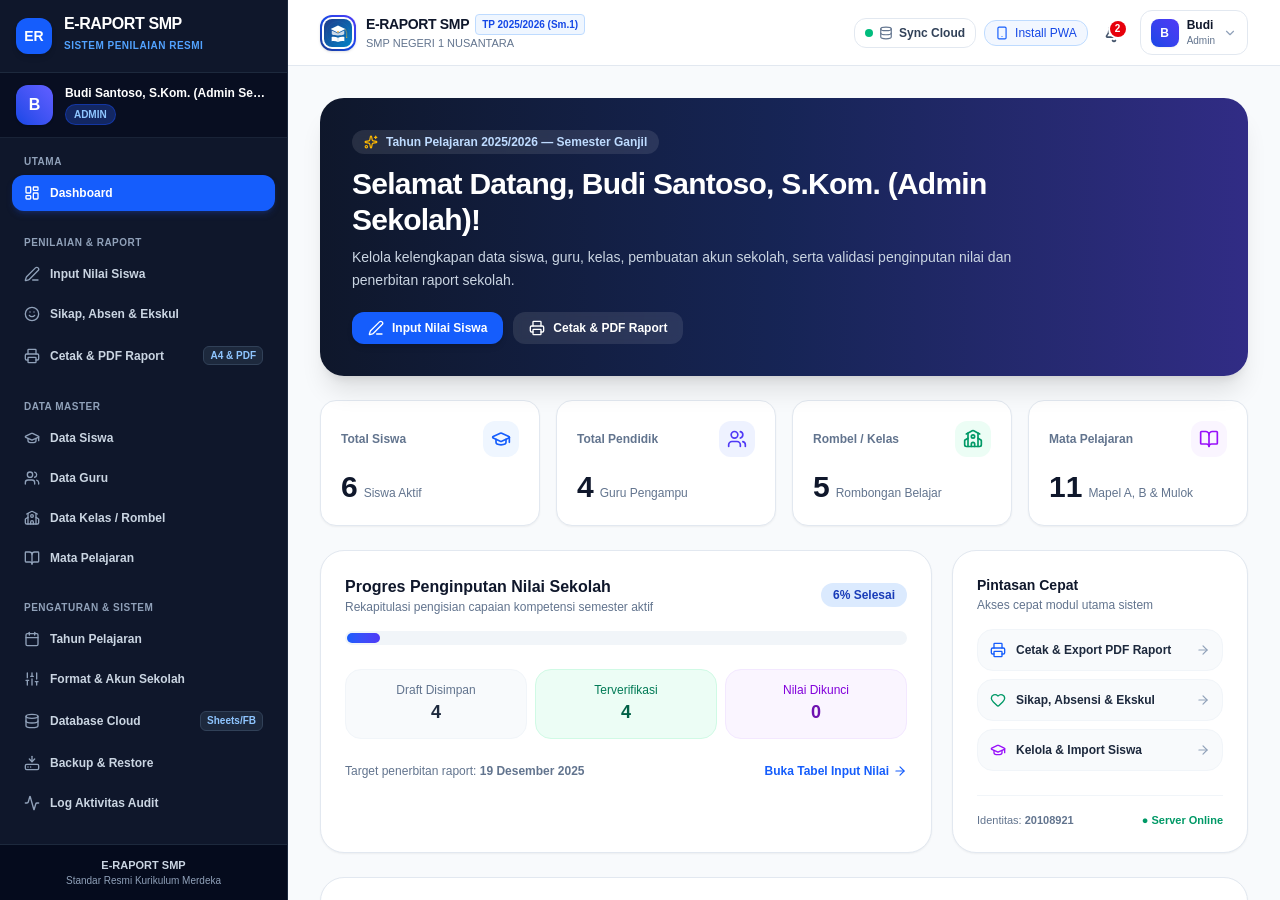
<file: index.html>
<!doctype html>
<html lang="id">
  <head>
    <meta charset="UTF-8" />
    <meta name="viewport" content="width=device-width, initial-scale=1.0, viewport-fit=cover" />
    <title>E-RAPORT SMP</title>
    <meta name="description" content="Sistem Informasi E-Raport SMP modern, profesional, dan responsif dengan integrasi Google Sheets, Google Drive, Firebase, serta PWA mobile-first untuk sekolah." />
    <meta property="og:title" content="E-RAPORT SMP" />
    <meta property="og:description" content="Sistem Informasi E-Raport SMP modern, profesional, dan responsif dengan integrasi Google Sheets, Google Drive, Firebase, serta PWA mobile-first untuk sekolah." />
    <meta property="og:type" content="website" />
    <meta name="theme-color" content="#1e3a8a" />
    <meta name="mobile-web-app-capable" content="yes" />
    <meta name="apple-mobile-web-app-capable" content="yes" />
    <meta name="apple-mobile-web-app-status-bar-style" content="black-translucent" />
    <meta name="apple-mobile-web-app-title" content="E-Raport" />
    <link rel="icon" type="image/svg+xml" href="/icon.svg" />
    <link rel="apple-touch-icon" href="/icon.svg" />
    <link rel="manifest" href="/manifest.json" />
    <link rel="preconnect" href="https://fonts.googleapis.com">
    <link rel="preconnect" href="https://fonts.gstatic.com" crossorigin>
    <link href="https://fonts.googleapis.com/css2?family=Plus+Jakarta+Sans:wght@300;400;500;600;700;800&family=Cinzel:wght@600;700&display=swap" rel="stylesheet">
    <script type="module" crossorigin src="/assets/index-DcFit-K_.js"></script>
    <link rel="stylesheet" crossorigin href="/assets/index-Bdq6GeGT.css">
  </head>
  <body class="bg-slate-50 text-slate-900 antialiased selection:bg-blue-600 selection:text-white font-sans">
    <div id="root"></div>
    <script>
      // Clean up any stale service workers that may cause blank screens
      if ('serviceWorker' in navigator) {
        window.addEventListener('load', () => {
          // Register safe SW only when not in an iframe
          const inIframe = window.self !== window.top;
          if (!inIframe) {
            navigator.serviceWorker.register('/sw.js').catch((err) => {
              console.log('SW registration notice:', err.message);
            });
          }
        });
      }
    </script>
  </body>
</html>
</file>
